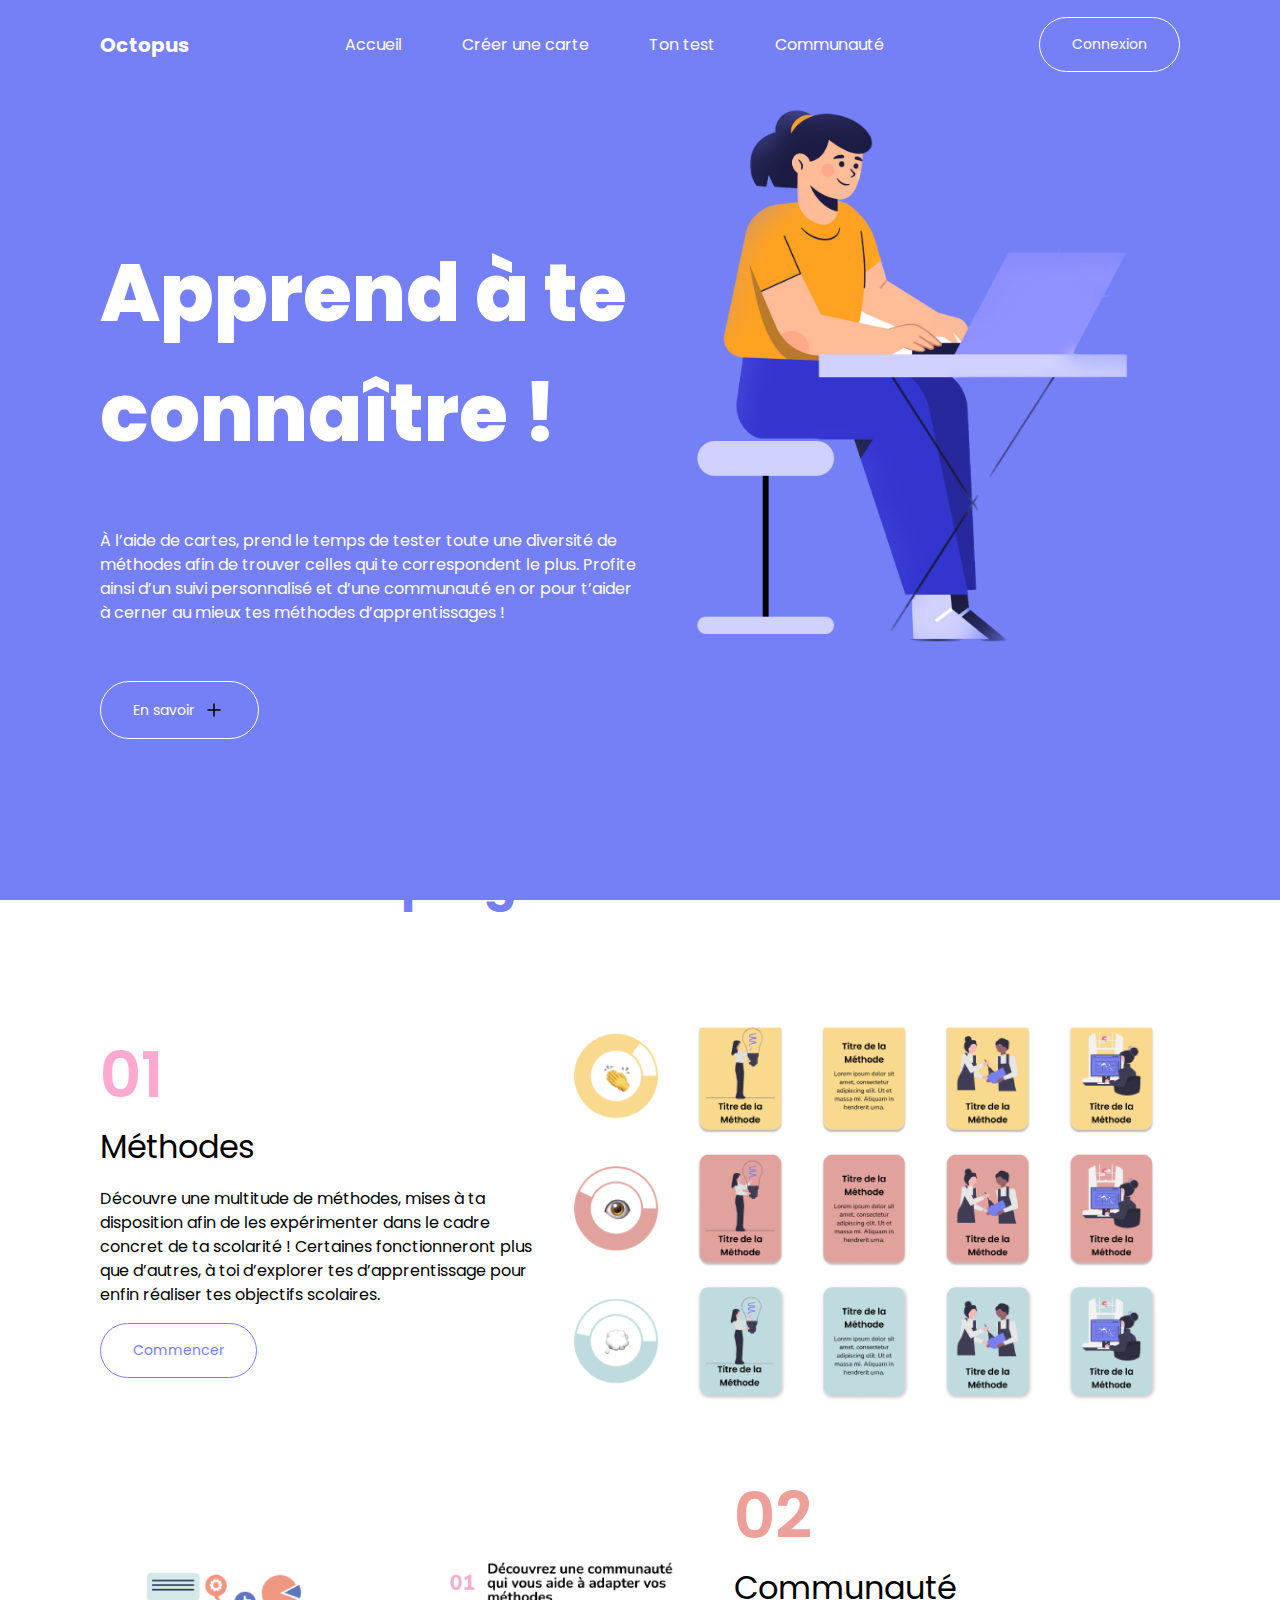
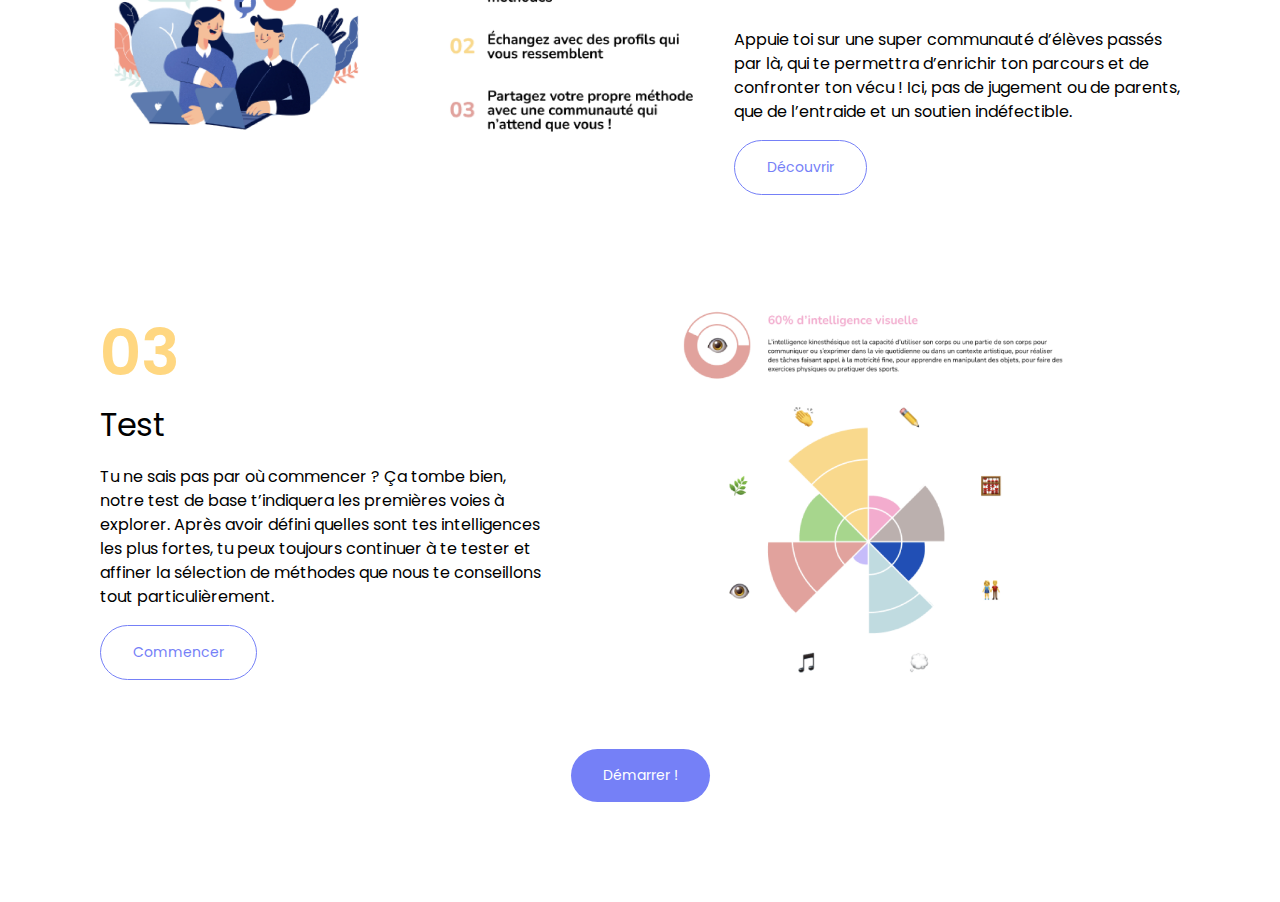
<file: index.html>
<!DOCTYPE html>
<html lang="en">
<head>
    <meta charset="UTF-8">
    <meta http-equiv="X-UA-Compatible" content="IE=edge">
    <meta name="viewport" content="width=device-width, initial-scale=1.0">
    <link rel="stylesheet" href="style.css">
    <link rel="stylesheet" href="style-index.css">
    <title>Octopus</title>
</head>

<body>
    <div class="bg"></div>

    <header>
        <a href="index.html" class="logo-white">Octopus</a>
        <ul class="navbar">
            <li><a href="accueil.html" class="page-white">Accueil</a></li>
            <li><a href="creer_une_nouvelle_carte.html" class="page-white">Créer une carte</a></li>
            <li><a href="podium.html" class="page-white">Ton test</a></li>
            <li><a href="communaute.html" class="page-white">Communauté</a></li>
        </ul>
        <a href="accueil.html" class="button btn-white">Connexion</a>
    </header>

    <main>
        <section class="intro">
            <div>
                <h1>Apprend à te connaître !</h1>
                <p class="p1 intro">À l’aide de cartes, prend le temps de tester toute une diversité de méthodes afin de trouver celles qui te correspondent le plus. Profite ainsi d’un suivi personnalisé et d’une communauté en or pour t’aider à cerner au mieux tes méthodes d’apprentissages !</p>
                <a href="#" class="button btn-white">En savoir<img src="images/plus.svg" alt="" class="icon-xs"></a>
            </div>
            <img src="images/worker.png" alt="illustration d'une personne qui travaille" class="illu">
        </section>

        <h2>Découvre le programme</h2>

        <section>
            <div>
                <p class="numero ling">01</p>
                <h3>Méthodes</h3>
                <p class="p1">Découvre une multitude de méthodes, mises à ta disposition afin de les expérimenter dans le cadre concret de ta scolarité ! 
                Certaines fonctionneront plus que d’autres, à toi d’explorer tes d’apprentissage pour enfin réaliser tes objectifs scolaires.</p>
                <a href="#" class="button btn-secondary">Commencer</a>
            </div>
            <img src="images/screen1.png" alt="capture d'écran des méthodes">
        </section>

        <section>
            <img src="images/screen2.png" alt="capture d'écran de la communauté">
            <div>
                <p class="numero visuel">02</p>
                <h3>Communauté</h3>
                <p class="p1">Appuie toi sur une super communauté d’élèves passés par là, qui te permettra d’enrichir ton parcours et de confronter ton vécu ! 
                Ici, pas de jugement ou de parents, que de l’entraide et un soutien indéfectible.</p>
                <a href="communaute.html" class="button btn-secondary">Découvrir</a>
            </div>
        </section>

        <section>
            <div>
                <p class="numero kine">03</p>
                <h3>Test</h3>
                <p class="p1">Tu ne sais pas par où commencer ? Ça tombe bien, notre test de base t’indiquera les premières voies à explorer. Après avoir défini quelles sont tes intelligences les plus fortes, tu peux toujours continuer à te tester et affiner la sélection de méthodes que nous te conseillons tout particulièrement.</p>
                <a href="podium.html" class="button btn-secondary">Commencer</a>
            </div>
            <img src="images/screen3.png" alt="capture d'écran du test">
        </section>
        <a href="felicitaton.html" class="button btn-primary center">Démarrer !</a>
    </main>

    <footer>
    </footer>

</body>
</html>
</file>
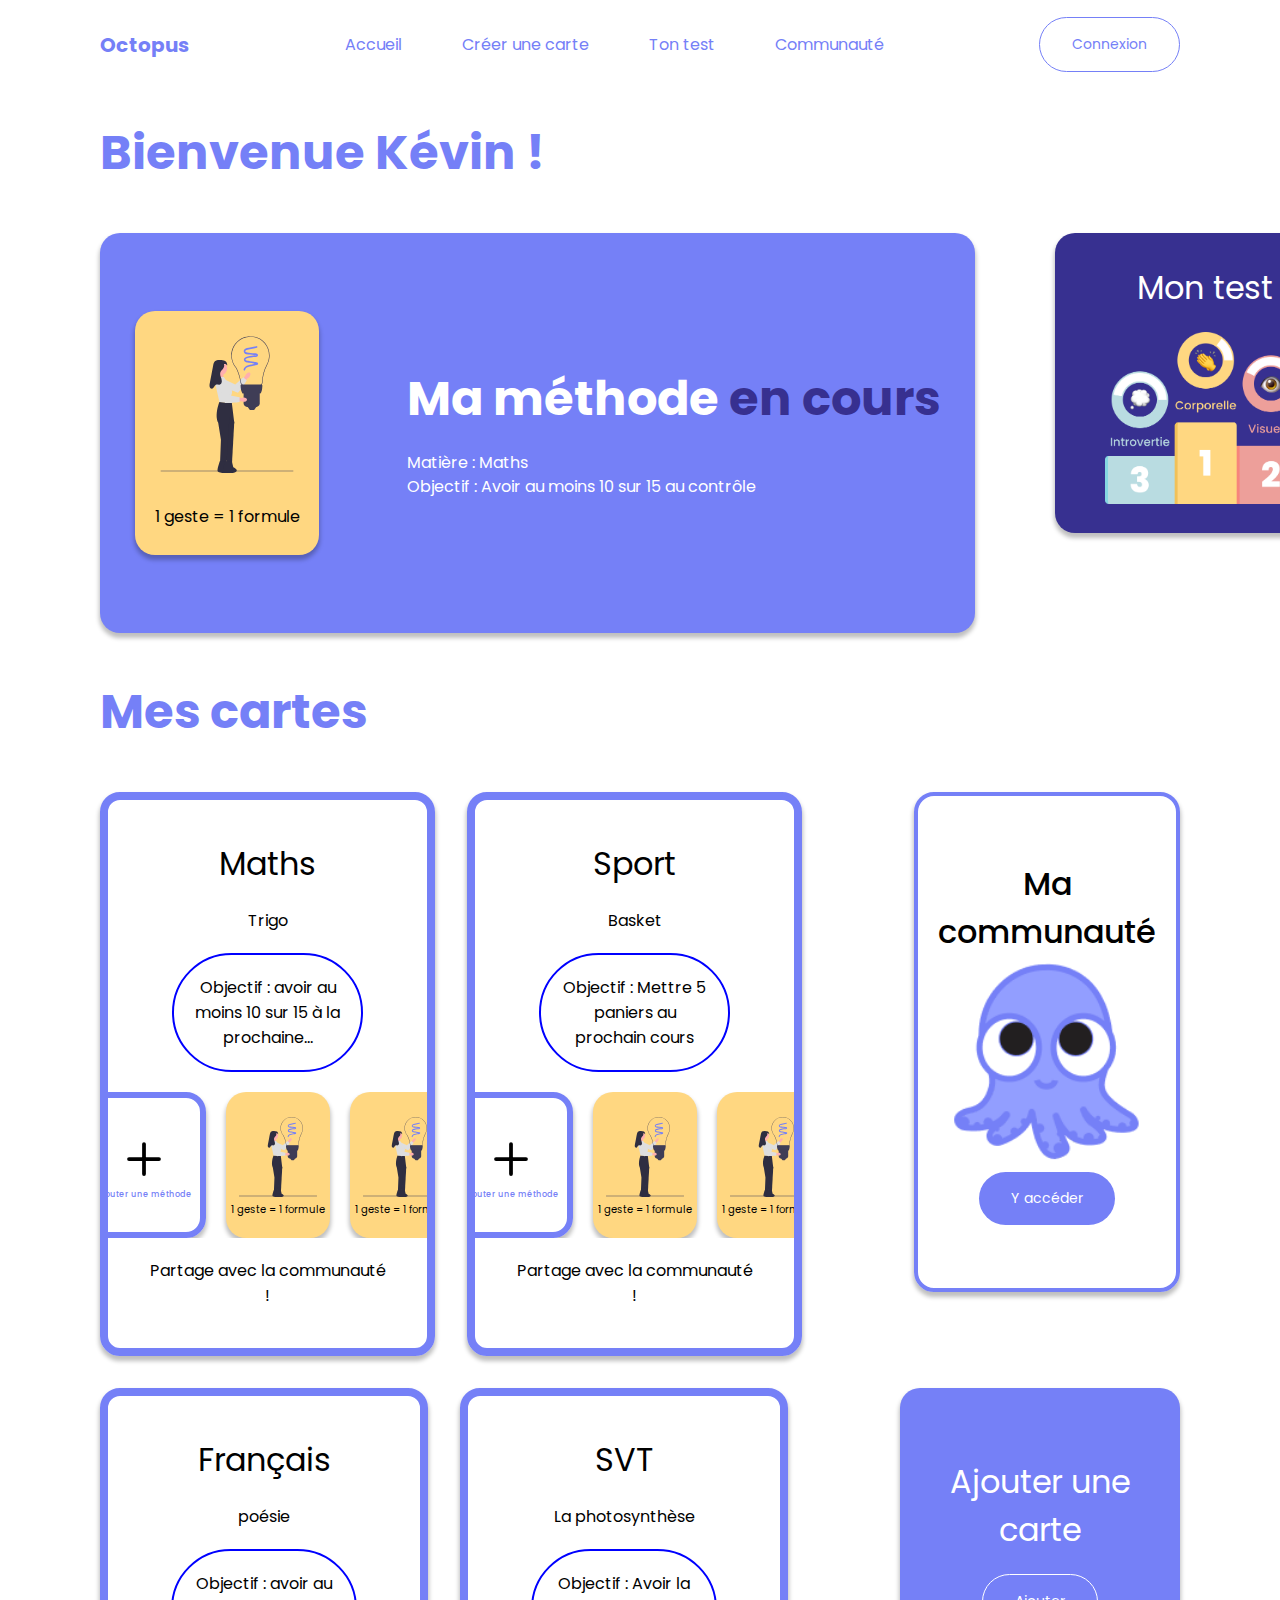
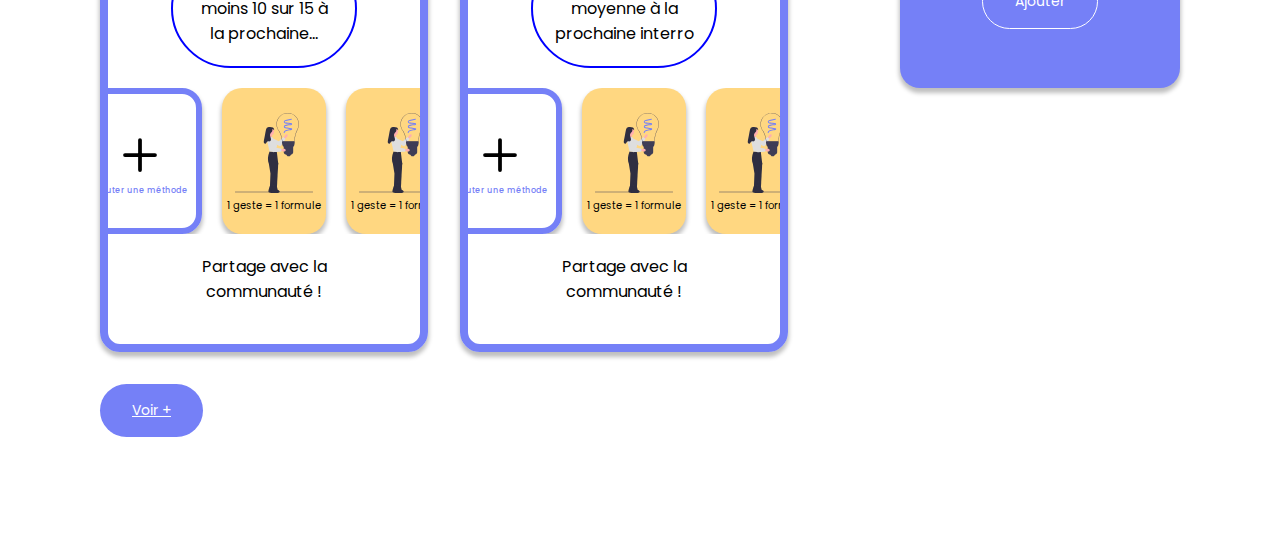
<file: accueil.html>
<!DOCTYPE html>
<html lang="en">
<head>
    <meta charset="UTF-8">
    <meta http-equiv="X-UA-Compatible" content="IE=edge">
    <meta name="viewport" content="width=device-width, initial-scale=1.0">
    <link rel="stylesheet" href="style.css">
    <link rel="stylesheet" href="accueil.css">
    <title>Octopus</title>
</head>

<body>

  <header>
    <a href="index.html" class="logo">Octopus</a>
    <ul class="navbar">
        <li><a href="accueil.html" class="page">Accueil</a></li>
        <li><a href="creer_une_nouvelle_carte.html" class="page">Créer une carte</a></li>
        <li><a href="podium.html" class="page">Ton test</a></li>
        <li><a href="communaute.html" class="page">Communauté</a></li>
    </ul>
    <a href="accueil.html" class="button btn-secondary">Connexion</a>
  </header>
    
    <main>
        <section>
            <div>
                <h2>Bienvenue Kévin !</h2>
            </div>
        </section>
        
    <div class="container">
        <section>
                <div class="blue-rectangle">
                    <div>
                    <section class="cards">
                        <img class="illu-card" src="images/illustration_ampoule.svg" alt="illustar des petites cards">
                        <p>1 geste = 1 formule</p>
                    </section>
                </div>
                    <div>
                        <div class="h2"> <span class="highlight">Ma méthode</span> <span class="highlight2"> en cours </span> </div>
                        <div class="p1">Matière : Maths </div>
                        <div class="p1">Objectif : Avoir au moins 10 sur 15 au contrôle</div>
                    </div>

                </div>
        </section>

        <section>
                <div class="blue-rectangle2">
                    <div>
                        <div class="question">Mon test</div>
                        <img src="images/podium.png" alt="Image supplémentaire" class="additional-image"/>
                    </div>
                </div>
        </section>

    </div>


        <div>
            <h2>Mes cartes</h2>
        </div>        


    <section class="orga-ligne">
        <div class="rectangle2">
            <h3>Maths</h3>
            <p1>Trigo</p1>
            <div class="inner-rectangle">
              <p2>Objectif : avoir au moins 10 sur 15 à la prochaine...</p2>
            </div>

            <div class="carousel-container">
                <div class="carousel-card-wrapper">
                  <div class="carousel-card">
                    <section class="cards2">
                      <img class="illu-card2" src="images/illustration_ampoule.svg" alt="illustar des petites cards">
                      <p1>1 geste = 1 formule</p1>
                    </section>
                    <section class="cards-ajoute">
                      <img class="illu-plus" src="images/plus1.svg" alt="illustar des petites cards">
                      <p1>Ajouter une méthode</p1>
                    </section>                
                    <section class="cards2">
                      <img class="illu-card2" src="images/illustration_ampoule.svg" alt="illustar des petites cards">
                      <p1>1 geste = 1 formule</p1>
                    </section>
                    <section class="cards2">
                      <img class="illu-card2" src="images/illustration_ampoule.svg" alt="illustar des petites cards">
                      <p1>1 geste = 1 formule</p1>
                    </section>
                    <section class="cards2">
                      <img class="illu-card2" src="images/illustration_ampoule.svg" alt="illustar des petites cards">
                      <p1>1 geste = 1 formule</p1>
                    </section>
                  </div>
                </div>
                <button class="carousel-button prev-button">&#8592;</button>
                <button class="carousel-button next-button">&#8594;</button>
              </div>

            <p2>Partage avec la communauté !</p2>
          </div>


          <div class="rectangle2">
            <h3>Sport</h3>
            <p1>Basket</p1>
            <div class="inner-rectangle">
              <p2>Objectif : Mettre 5 paniers au prochain cours</p2>
            </div>

            <div class="carousel-container">
                <div class="carousel-card-wrapper">
                  <div class="carousel-card">
                    <section class="cards2">
                      <img class="illu-card2" src="images/illustration_ampoule.svg" alt="illustar des petites cards">
                      <p1>1 geste = 1 formule</p1>
                    </section>
                    <section class="cards-ajoute">
                      <img class="illu-plus" src="images/plus1.svg" alt="illustar des petites cards">
                      <p1>Ajouter une méthode</p1>
                    </section>   
                    <section class="cards2">
                      <img class="illu-card2" src="images/illustration_ampoule.svg" alt="illustar des petites cards">
                      <p1>1 geste = 1 formule</p1>
                    </section>
                    <section class="cards2">
                      <img class="illu-card2" src="images/illustration_ampoule.svg" alt="illustar des petites cards">
                      <p1>1 geste = 1 formule</p1>
                    </section>
                    <section class="cards2">
                      <img class="illu-card2" src="images/illustration_ampoule.svg" alt="illustar des petites cards">
                      <p1>1 geste = 1 formule</p1>
                    </section>
                  </div>
                </div>
                <button class="carousel-button prev-button">&#8592;</button>
                <button class="carousel-button next-button">&#8594;</button>
              </div>

            <p2>Partage avec la communauté !</p2>
          </div>

          <div class="blue-rectangle3">
            <div class="question1">Ma communauté</div>
            <div>
                <img src="images/Mascotte-yeux-en-lair.png" alt="Image supplémentaire" class="additional-image"/>
            </div>
            <a href="communaute.html" class="button btn-primary">Y accéder </a>
        </div>

    </section>

    <section class="orga-ligne">
        <div class="rectangle2">
            <h3>Français</h3>
            <p1>poésie</p1>
            <div class="inner-rectangle">
              <p2>Objectif : avoir au moins 10 sur 15 à la prochaine...</p2>
            </div>

            <div class="carousel-container">
                <div class="carousel-card-wrapper">
                  <div class="carousel-card">
                    <section class="cards2">
                      <img class="illu-card2" src="images/illustration_ampoule.svg" alt="illustar des petites cards">
                      <p1>1 geste = 1 formule</p1>
                    </section>
                    <section class="cards-ajoute">
                      <img class="illu-plus" src="images/plus1.svg" alt="illustar des petites cards">
                      <p1>Ajouter une méthode</p1>
                    </section>   
                    <section class="cards2">
                      <img class="illu-card2" src="images/illustration_ampoule.svg" alt="illustar des petites cards">
                      <p1>1 geste = 1 formule</p1>
                    </section>
                    <section class="cards2">
                      <img class="illu-card2" src="images/illustration_ampoule.svg" alt="illustar des petites cards">
                      <p1>1 geste = 1 formule</p1>
                    </section>
                    <section class="cards2">
                      <img class="illu-card2" src="images/illustration_ampoule.svg" alt="illustar des petites cards">
                      <p1>1 geste = 1 formule</p1>
                    </section>
                  </div>
                </div>
                <button class="carousel-button prev-button">&#8592;</button>
                <button class="carousel-button next-button">&#8594;</button>
              </div>

            <p2>Partage avec la communauté !</p2>
          </div>


          <div class="rectangle2">
            <h3>SVT</h3>
            <p1>La photosynthèse</p1>
            <div class="inner-rectangle">
              <p2>Objectif : Avoir la moyenne à la prochaine interro</p2>
            </div>

            <div class="carousel-container">
                <div class="carousel-card-wrapper">
                  <div class="carousel-card">

                    <section class="cards2">
                      <img class="illu-card2" src="images/illustration_ampoule.svg" alt="illustar des petites cards">
                      <p1>1 geste = 1 formule</p1>
                    </section>
                    <section class="cards-ajoute">
                      <img class="illu-plus" src="images/plus1.svg" alt="illustar des petites cards">
                      <p1>Ajouter une méthode</p1>
                    </section>   
                    <section class="cards2">
                      <img class="illu-card2" src="images/illustration_ampoule.svg" alt="illustar des petites cards">
                      <p1>1 geste = 1 formule</p1>
                    </section>
                    <section class="cards2">
                      <img class="illu-card2" src="images/illustration_ampoule.svg" alt="illustar des petites cards">
                      <p1>1 geste = 1 formule</p1>
                    </section>

                    <section class="cards2">
                      <img class="illu-card2" src="images/illustration_ampoule.svg" alt="illustar des petites cards">
                      <p1>1 geste = 1 formule</p1>
                    </section>
                  </div>
                </div>
                <button class="carousel-button prev-button">&#8592;</button>
                <button class="carousel-button next-button">&#8594;</button>
              </div>
            <p2>Partage avec la communauté !</p2>
          </div>

          <section>
            <div class="blue-rectangle4">
                <div>
                    <div class="question">Ajouter une carte </div>
                </div>
                <a href="creer_une_nouvelle_carte.html" class="btn-white">Ajouter </a>

            </div>
          </section>
    </section>

    </section>


    </section>

    <div>
        <a href="#" class="btn-primary">Voir +</a>
    </div>



        <!-- Lien aux pages de javascript (la bibliothèque jquery et la page js pour "créer une nouvelle carte")-->
        <script src="jquery-3.7.0.min.js"></script>
        <script src="accueil.js"></script>

    </main>

    <footer>
    </footer>

</body>
</html>
</file>
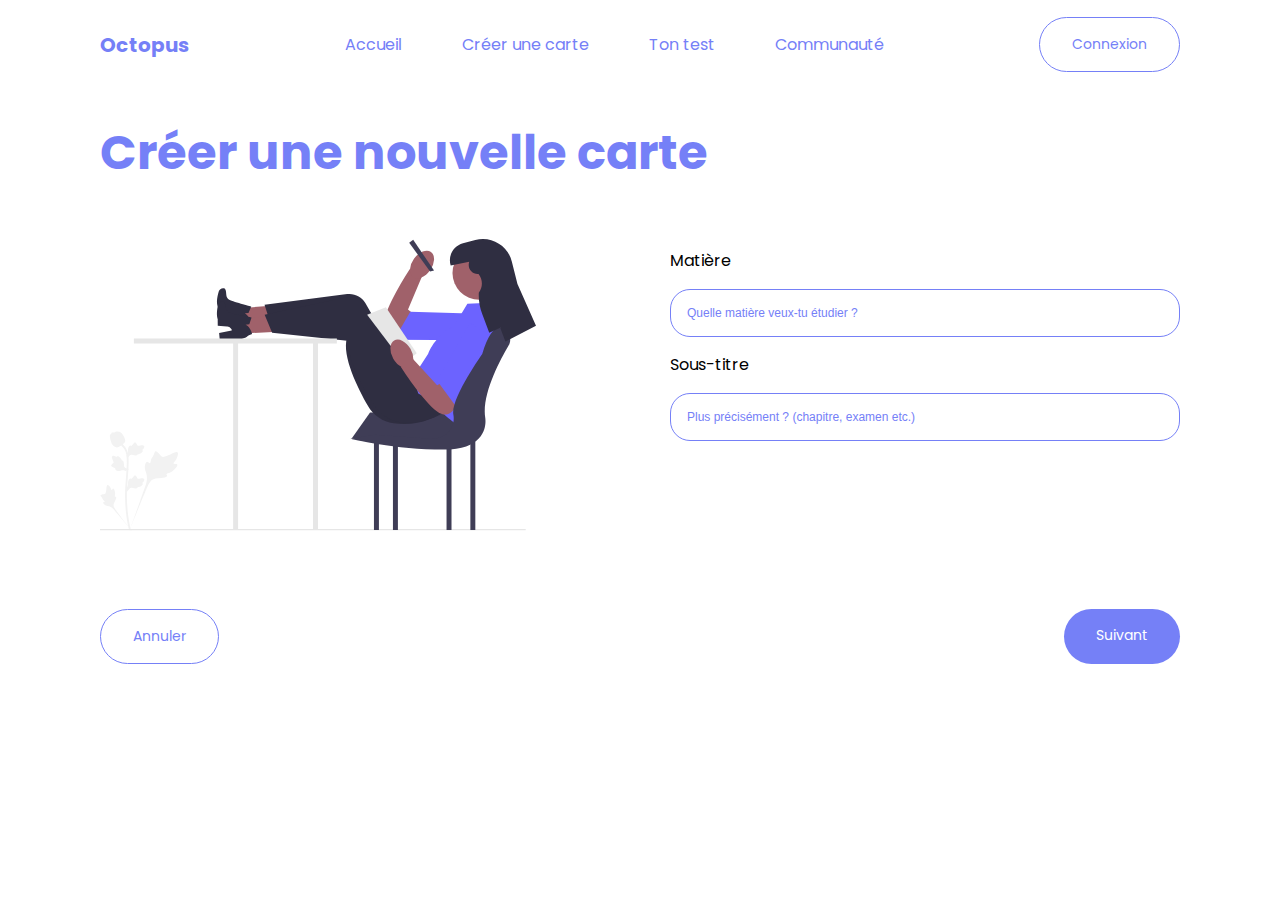
<file: creer_une_nouvelle_carte.html>
<!DOCTYPE html>
<html lang="en">
<head>
    <meta charset="UTF-8">
    <meta http-equiv="X-UA-Compatible" content="IE=edge">
    <meta name="viewport" content="width=device-width, initial-scale=1.0">
    <link rel="stylesheet" href="style.css">
    <link rel="stylesheet" href="style-creer_une_nouvelle_carte.css">
    <title>Octopus</title>
</head>
<main>

    <header>
        <a href="index.html" class="logo">Octopus</a>
        <ul class="navbar">
            <li><a href="accueil.html" class="page">Accueil</a></li>
            <li><a href="creer_une_nouvelle_carte.html" class="page">Créer une carte</a></li>
            <li><a href="podium.html" class="page">Ton test</a></li>
            <li><a href="communaute.html" class="page">Communauté</a></li>
        </ul>
        <a href="accueil.html" class="button btn-secondary">Connexion</a>
      </header>

    <body>
    
        <h2>Créer une nouvelle carte</h2>

        <section class="container">

            <img class="img-column" src="images/illu_creer_une_nouvelle_carte.svg" alt="icon jeune fille assise sur une chaise">
        
            <article class="text-column">
                <p class="p1">Matière</p>
                <label for="matiere"></label>
                <input type="text" id="matiere" name="matiere" value="Quelle matière veux-tu étudier ?" onfocus="effacerTexteDefaut(this)">

                <p class="p1">Sous-titre</p>
                <label for="sous-titre"></label>
                <input type="text" id="sous-titre" name="sous-titre" value="Plus précisément ? (chapitre, examen etc.)" onfocus="effacerTexteDefaut(this)">
            </article>


        </section>
    

    
    
        <!-- Lien aux pages de javascript (la bibliothèque jquery et la page js pour "créer une nouvelle carte")-->
        <script src="jquery-3.7.0.min.js"></script>
        <script src="creer_une_nouvelle_carte.js"></script>

    </body>

    <section class="boutons">
        <a href="#" class="button btn-secondary">Annuler</a>
        <a href="creer_une_nouvelle_carte_2.html" class="button btn-primary">Suivant</a>
    </section>
   
    <footer></footer>

</main>
</html>
</file>
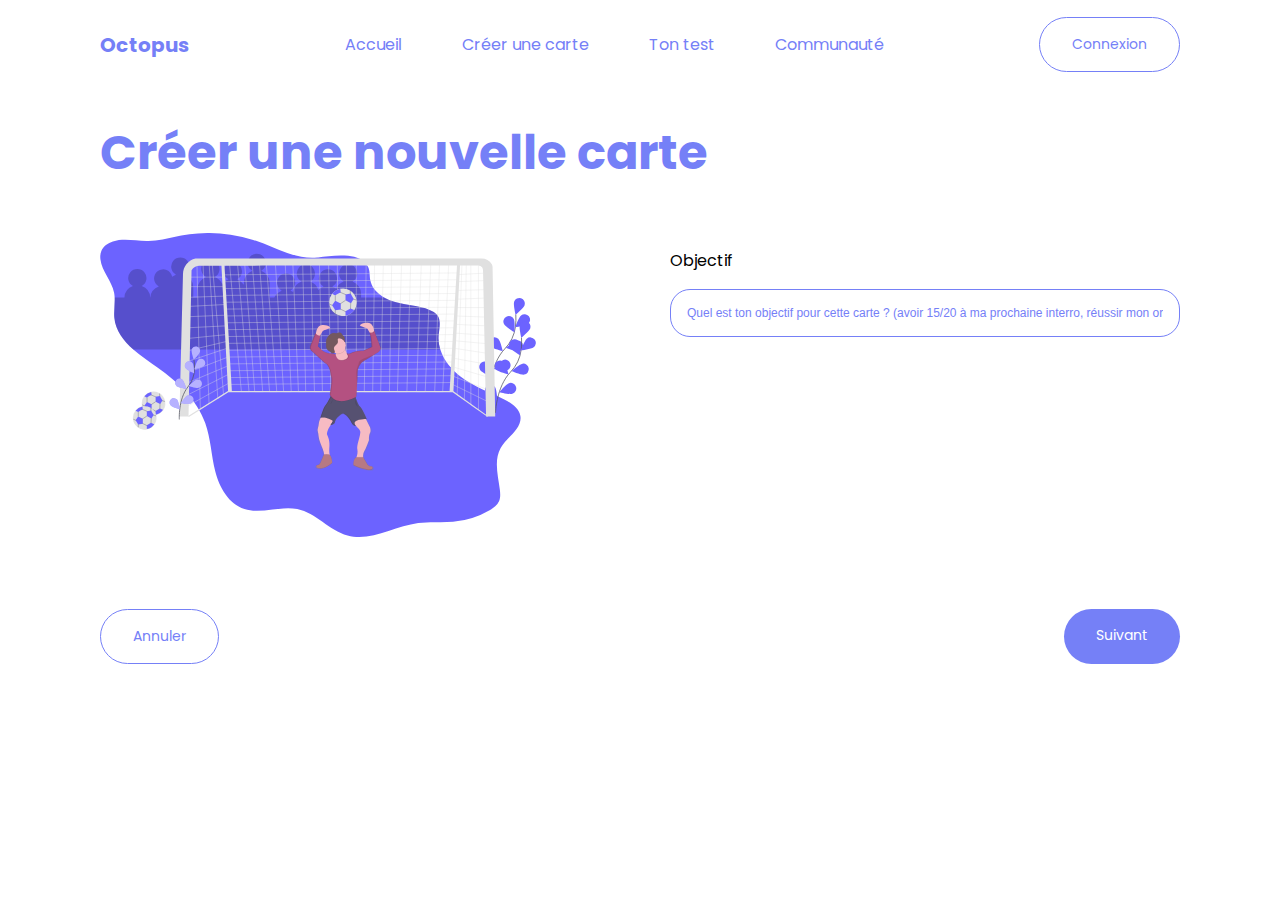
<file: creer_une_nouvelle_carte_2.html>
<!DOCTYPE html>
<html lang="en">
<head>
    <meta charset="UTF-8">
    <meta name="viewport" content="width=device-width, initial-scale=1.0">
    <link rel="stylesheet" href="style.css">
    <link rel="stylesheet" href="style-creer_une_nouvelle_carte.css">
    <title>Octopus</title>
</head>
<main>

    <header>
        <a href="index.html" class="logo">Octopus</a>
        <ul class="navbar">
            <li><a href="accueil.html" class="page">Accueil</a></li>
            <li><a href="creer_une_nouvelle_carte.html" class="page">Créer une carte</a></li>
            <li><a href="podium.html" class="page">Ton test</a></li>
            <li><a href="communaute.html" class="page">Communauté</a></li>
        </ul>
        <a href="accueil.html" class="button btn-secondary">Connexion</a>
      </header>

    <body>
    
        <h2>Créer une nouvelle carte</h2>

        <section class="container">

            <img class="img-column" src="images/illu_creer_une_nouvelle_carte_2.svg" alt="illustration goal">
        
            <article class="text-column">

                <p class="p1">Objectif</p>
                <label for="Objectif"></label>
                <input type="text" id="objectif" name="objectif" value="Quel est ton objectif pour cette carte ? (avoir 15/20 à ma prochaine interro, réussir mon oral d’anglais etc.)" onfocus="effacerTexteDefaut(this)">

            </article>
        


        </section>
    

    
    
        <!-- Lien aux pages de javascript (la bibliothèque jquery et la page js pour "créer une nouvelle carte")-->
        <script src="jquery-3.7.0.min.js"></script>
        <script src="creer_une_nouvelle_carte.js"></script>

    </body>

    <section class="boutons">
        <a href="#" class="button btn-secondary">Annuler</a>
        <a href="creer_une_nouvelle_page_3.html" class="button btn-primary">Suivant</a>
    </section>
    
</main>

</html>
</file>
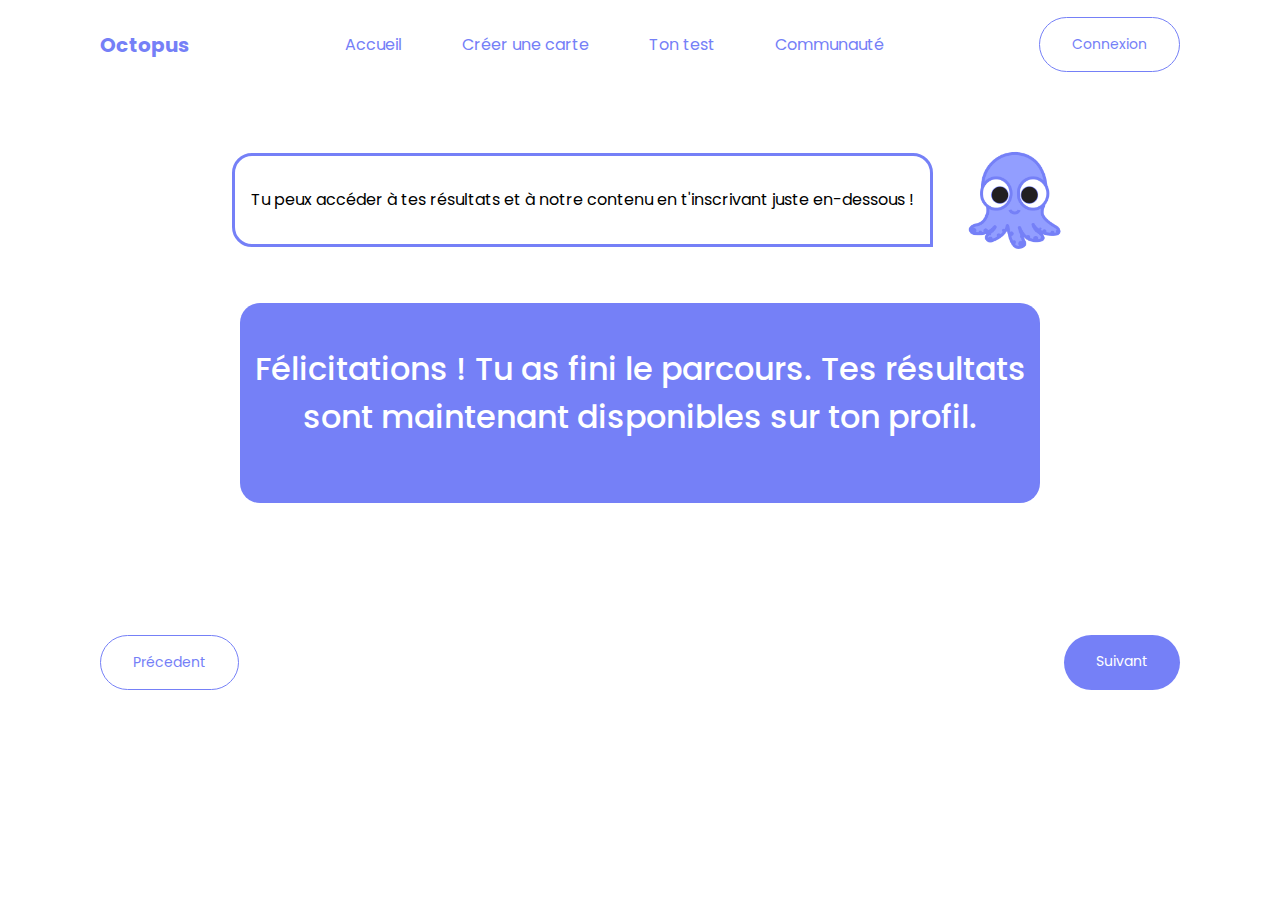
<file: felicitaton.html>
<!DOCTYPE html>
<html lang="en">
<head>
    <meta charset="UTF-8">
    <meta http-equiv="X-UA-Compatible" content="IE=edge">
    <meta name="viewport" content="width=device-width, initial-scale=1.0">
    <link rel="stylesheet" href="style.css">
    <link rel="stylesheet" href="felicitation.css">
    <title>Octopus</title>
</head>

<body>

    <header>
        <a href="index.html" class="logo">Octopus</a>
        <ul class="navbar">
            <li><a href="accueil.html" class="page">Accueil</a></li>
            <li><a href="creer_une_nouvelle_carte.html" class="page">Créer une carte</a></li>
            <li><a href="podium.html" class="page">Ton test</a></li>
            <li><a href="communaute.html" class="page">Communauté</a></li>
        </ul>
        <a href="accueil.html" class="button btn-secondary">Connexion</a>
      </header>
    
    <main>
        <section class="centrer">
            <div class="container">
                <div class="rectangle">
                    <p class="p1">Tu peux accéder à tes résultats et à notre contenu en t'inscrivant juste en-dessous !</p>
                </div>
                <img src="images/Mascotte.png" alt="Image" class="image" />
            </div>

            <div class="blue-rectangle">
                <p class="question">
                    Félicitations ! Tu as fini le parcours. Tes résultats sont maintenant disponibles sur ton profil.
                </p>
            </div>

        </section>
    
        <section class="boutons">
            <a class="button btn-secondary" href="">Précedent</a>
            <a class="button btn-primary" href="podium.html">Suivant</a>
        </section>
    

    </main>

    <footer>
    </footer>

</body>
</html>
</file>
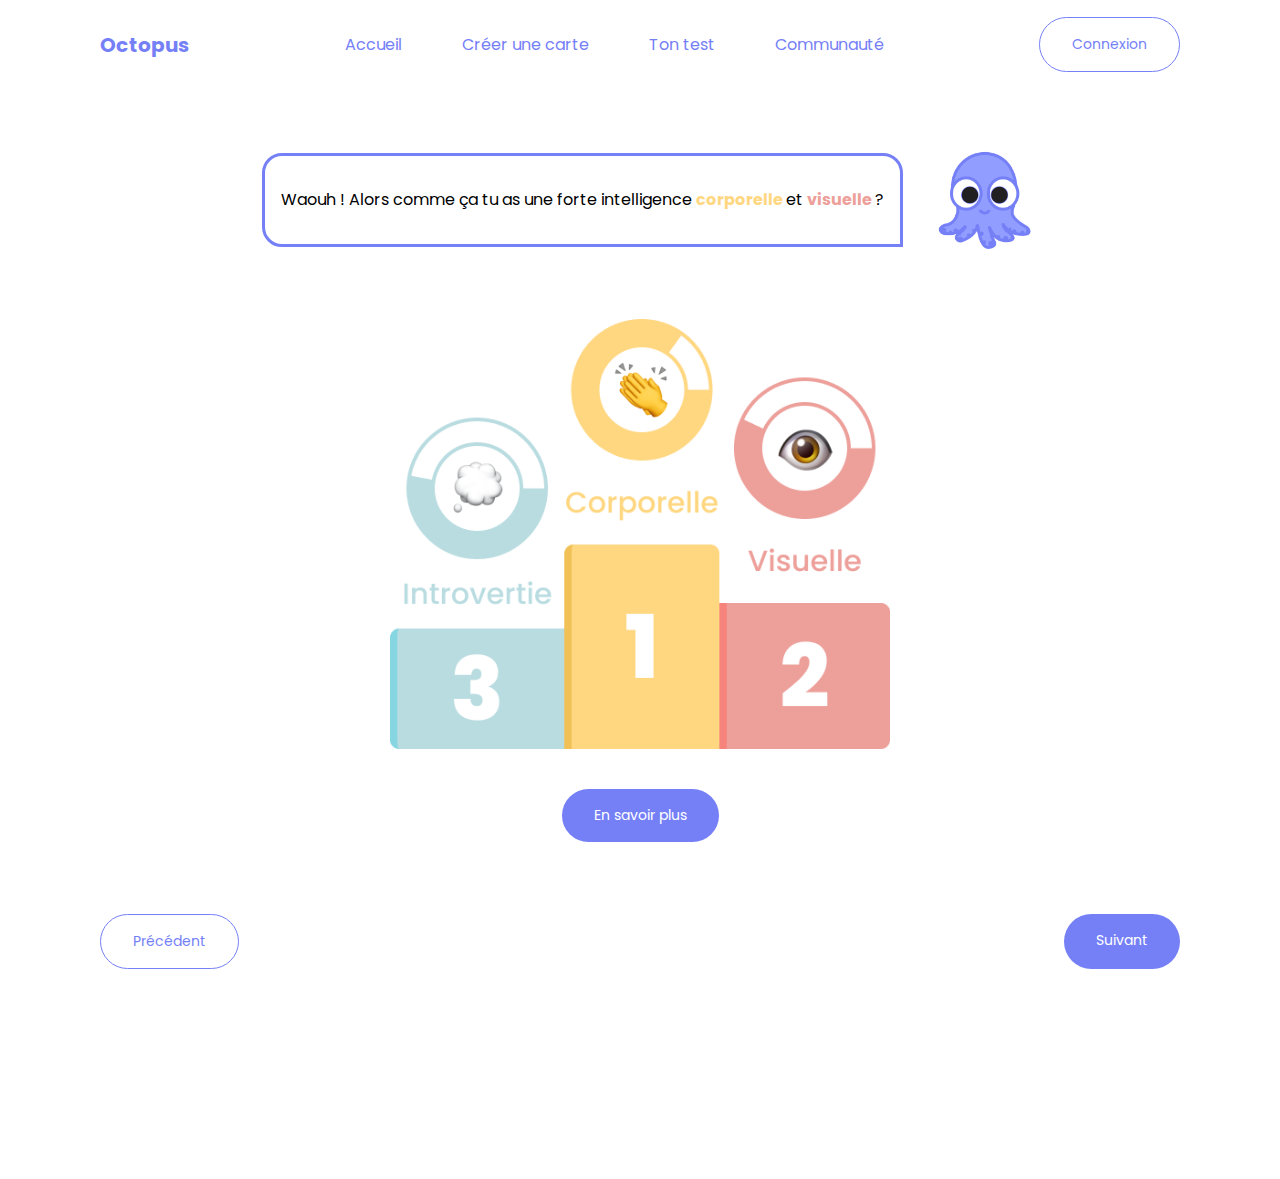
<file: podium.html>
<!DOCTYPE html>
<html lang="en">
<head>
    <meta charset="UTF-8">
    <meta http-equiv="X-UA-Compatible" content="IE=edge">
    <meta name="viewport" content="width=device-width, initial-scale=1.0">
    <link rel="stylesheet" href="style.css">
    <link rel="stylesheet" href="podium.css">
    <title>Octopus</title>
</head>

<body>

    <header>
        <a href="index.html" class="logo">Octopus</a>
        <ul class="navbar">
            <li><a href="accueil.html" class="page">Accueil</a></li>
            <li><a href="creer_une_nouvelle_carte.html" class="page">Créer une carte</a></li>
            <li><a href="podium.html" class="page">Ton test</a></li>
            <li><a href="communaute.html" class="page">Communauté</a></li>
        </ul>
        <a href="accueil.html" class="button btn-secondary">Connexion</a>
      </header>
    
    <main>
    <section class="centrer">
        <div class="container">
            <div class="rectangle">
                <p class="p1">Waouh ! Alors comme ça tu as une forte intelligence <strong class="kine"> corporelle </strong> et <strong class="visuel"> visuelle </strong> ?</p>
            </div>
            <img src="images/Mascotte.png" alt="Image" class="image" />
        </div>
        <div class="container">
            <img src="images/podium.png" alt="Image supplémentaire" class="additional-image"/>
        </div>
        <a href="#" class="button btn-primary">En savoir plus</a>
    </section>

    <section class="boutons">
        <a href="#" class="button btn-secondary">Précédent</a>
        <a href="creer_une_nouvelle_carte.html" class="button btn-primary">Suivant</a>
    </section>

    </main>

    <footer>
    </footer>

</body>
</html>
</file>
<file: style.css>
@import url(https://fonts.bunny.net/css?family=poppins:100,200,200i,400,600,700,800,900);

/*style commun à toutes les pages (en gros -> Design system)*/

:root{
    /*couleurs*/
    --primary: #7580F7;
    --seconday: #373090;
    --rose-linguistique: #FFA8D0;
    --jaune-kine: #FFD781;
    --vert-naturaliste: #9AD785;
    --rouge-visuel: #ED9F9A;
    --mauve-logico: #BDAFAE;
    --bleu-intra: #B9DCE1;
    --violet-musique: #C9BBFF;
    --bleu-inter: #72A9F8;
    --neutre-00: #FFFF;
    --neutre-100: #000;
    --secondary-10: #BEC4FF;
}

html {
    box-sizing: border-box;
  }
  *,
  *:before,
  *:after {
    box-sizing: inherit;
}

body {
    margin: 0 100px 100px;
    background-color: var(--neutre-00);
    font-family: Poppins, sans-serif;
    color: var(--neutre-100);
}

main{
    display: flex;
    flex-direction: column;
}


/*textes*/
h1{
    font-size: 5rem;
    font-weight: 800;
    margin: 0;
}

h2{
    font-weight: 700;
    font-size: 3rem;
    line-height: 5rem;
    color: var(--primary);
}

h3{
    font-weight: 400;
    font-size: 2rem;
    line-height: 3rem;
    margin: 0;
}

p{
    font-weight: 400;
}

.p1{
    font-size: 1rem;
    line-height: 1.5rem;
}

.p1-bold{
    font-weight: 600;
    font-size: 1rem;
    line-height: 1.5rem;
}

.p2{
    font-size: .75rem;
    line-height: 18px;
}

.octopus{
    font-size: 20px;
}

.octopus-bold{
    font-weight: 600;
    font-size: 20px;
}

.numero{
    font-weight: 600;
    font-size: 4rem;
    line-height: 6rem;
    margin: 0;
}

.question{
    font-weight: 500;
    font-size: 2rem;
}


/*mises en avant des textes par la couleur*/
.primary{
    color: var(--primary);
}

.kine{
    color: var(--jaune-kine);
}

.intra{
    color: var(--bleu-intra);
}

.inter{
    color: var(--bleu-inter);
}

.logico{
    color: var(--mauve-logico);
}

.ling{
    color: var(--rose-linguistique);
}

.visuel{
    color: var(--rouge-visuel);
}

.naturalist{
    color: var(--vert-naturaliste);
}

.musique{
    color: var(--violet-musique);
}

.black{
    color: var(--neutre-100);
}

.white{
    color: var(--neutre-00);
}


/*boutons*/
.button{
    width: fit-content;
    display: flex;
    justify-content: center;
    align-items: center;
    padding: 1rem 2rem;
    border-radius: 100px;
    gap: .5rem;
    font-size: 14px;
    text-decoration: none;
}

.btn-primary{
    display: inline-block;
    border-radius: 1000rem;
    background-color: var(--primary);
    border: none;
    color: var(--neutre-00);
    padding: 1rem 2rem;
    border-radius: 100px;
    gap: .5rem;
    font-size: 14px;
}

.btn-primary a{
    color: var(--neutre-00);
    text-decoration: none;
}

.btn-primary:hover{
    cursor: pointer;
    background-color: var(--secondary-10);
    transition: all 0.5sec ease-in-out;
}

.btn-secondary{
    background-color: var(--neutre-00);
    border: 1px solid var(--primary);
    color: var(--primary);
}

.btn-secondary a{
    color: var(--primary);
    text-decoration: none;
}

.btn-secondary:hover{
    cursor: pointer;
    color: var(--secondary-10);
    transition: all 0.5sec ease-in-out;
    border: 1px solid var(--secondary-10);
}

.btn-white{
    width: fit-content;
    display: flex;
    justify-content: center;
    align-items: center;
    padding: 1rem 2rem;
    border-radius: 100px;
    gap: .5rem;
    font-size: 14px;
    text-decoration: none;
    background-color: var(--primary);
    border: 1px solid var(--neutre-00);
    color: var(--neutre-00);
}

.btn-white a{
    color: var(--neutre-00);
    text-decoration: none;
}

.btn-white:hover{
    color: var(--secondary-10);
    border: 1px solid var(--secondary-10);
    transition: all 0.5sec ease-in-out;
}

.boutons{
    display: flex;
    justify-content: space-between;
    margin-top: 72px;
    margin-bottom: 110px;
}


/*input*/
input{
    border: 1px solid var(--primary);
    border-radius: 20px;
    width: 100%;
    height: fit-content;
    padding: 1rem;
    font-size: 12px;
    color: var(--primary);
}

.border-transparent{
    border: transparent;
}


/*images*/
.icon{
    width: auto;
}

.icon-xs{
    width: 24px;
    color: var(--neutre-00);
}

.icon-s{
    width: 30px;
    align-self: center;
}

.icon-big{
    height: 100px;
}


/*barre de navigation primary a personaliser*/
header{
    margin-top: 1rem;
    display: flex;
    justify-content: space-between;
    align-items: center;
    background-color: transparent;
}

.navbar{
    display: flex;
    list-style: none;
    align-items: center;
    gap: 60px;
    padding: 0;
}

.page{
    text-decoration: none;
    color: var(--primary);
}

.page-white{
    text-decoration: none;
    color: var(--neutre-00);
}

.page:hover, .page-white:hover{
    color: var(--secondary-10);
}

.logo {
    font-weight: bold;
    font-size: 20px;
    color: var(--primary);
    text-decoration: none;
}

.logo-white {
    font-weight: bold;
    font-size: 20px;
    color: var(--neutre-00);
    text-decoration: none;
}

/*mascotte et bulle*/
.mascotte-bulle{
    display: flex;
    align-items: center;
    margin-bottom: 40px;
    align-self: center;
}

.bulle{
    background-color: transparent;
    border: 3px solid var(--primary);
    padding: 1rem;
    margin: 1rem;
    display: inline-block;
    border-radius: 20px 20px 0 20px;
    width: 50rem;
}

.bg-white{
    background-color: var(--neutre-00);
}

.mascotte{
    margin-left: 16px;
    width: 100px;
    height: auto;
}

/*Mascotte
.Mascotte_et_bulle{
    display: flex;
    flex-direction: row;
    justify-content: center;
    gap: 8px;
    width: auto;
    height: 175px;
}

.bulle_Mascotte{
    display: flex;
    flex-direction: row;
    justify-self: center;
    align-self: center;
    gap: 16px;
    max-width: 671px;
    max-height: 112px;


    border: 3px solid #7580F7;
    border-radius: 20px 20px 0px 20px;

    padding-left: 16px;
    padding-right: 16px;
}*/

/*cartes*/
.cards{
    display: flex;
    flex-direction: column;
    justify-content: center;
    align-items: center;
    border: 20px;
    padding: 10px;
    width: 184px;
    height: 244px;
    box-shadow: 0px 4px 4px 1px rgba(0, 0, 0, 0.25);
    border-radius: 20px;
    background-color: var(--back);
    margin-right: 88px;
    background:#FFD781
}

.illu-card{
    width: 164px;
    height: 170px;
    padding-left: 12px;
    padding-right: 12px;
}
</file>
<file: style-index.css>
/*Style pour la page index*/

main{
    display: flex;
    flex-direction: column;
    gap: 4rem;
}

h1{
    color:var(--neutre-00);
    margin-top: 10rem;
}

.intro{
    display: flex;
    gap: 2rem;
    color: var(--neutre-00);
}

.intro div{
    display: flex;
    flex-direction: column;
    gap: 40px;
}

.illu{
    width: 40vw;
    height: 100%;
}

section{
    display: grid;
    grid-template-columns: 1fr 1fr;
    gap: 1rem;
}

/*fond violet pour le haut*/
.bg{ 
    background-color: var(--primary);
    width: 100vw;
    height: 100vh;
    position: absolute;
    top: 0;
    left: 0;
    z-index: -1;
}

.center{
    align-self: center;
}

img{
    width: 618px;
}
</file>
<file: accueil.css>
/*code*/

.container {
  display: flex;
}
/* ma méthode en cours*/
.blue-rectangle {
  width: 875px;
  height: 400px;
  background-color:var(--primary);
  border-radius: 20px; 
  display: flex;
  justify-content: center;
  align-items: center;
  padding: 0px;  
  box-shadow: 0px 4px 4px 1px rgba(0, 0, 0, 0.25);
}
.p1 {
    color: var(--neutre-00);
}
.h2 {
  margin-bottom: 20px;
  font-weight: 700;
  font-size: 3rem;
  line-height: 4rem;
  }
  
.highlight {
  color: var(--neutre-00);
}
.highlight2 {
  color: var(--seconday);
}
.cards{
  display: flex;
  flex-direction: column;
  justify-content: center;
  align-items: center;
  border: 20px;
  padding: 10px;
  width: 184px;
  height: 244px;
  box-shadow: 0px 4px 4px 1px rgba(0, 0, 0, 0.25);
  border-radius: 20px;
  background-color: var(--back);
  margin-right: 88px;
  background:#FFD781
}
.illu-card{
  width: 164px;
  height: 224px;
  padding-left: 12px;
  padding-right: 12px;
}
/* mon test */
.blue-rectangle2 {
  width: 300px;
  height: 300px;
  background-color:var(--seconday);
  border-radius: 20px; 
  display: flex;
  justify-content: center;
  align-items: center;
  margin-left: 80px ;
  box-shadow: 0px 4px 4px 1px rgba(0, 0, 0, 0.25);
}
.additional-image {
  width: 200px;
  height: auto;
}
.question{
    color: var(--neutre-00);
    text-align: center;
    margin: 0;
    margin-bottom: 20px ;
}
/* card francais  */
.rectangle2 {
  width: 422px;
  height: auto;
  padding: 40px;
  border: 8px solid var(--primary);
  border-radius: 20px;
  text-align: center;
  display: flex;
  flex-direction: column;
  justify-content: center;
  align-items: center;
  gap: 20px;
  overflow: hidden;
  box-shadow: 0px 4px 4px 1px rgba(0, 0, 0, 0.25);
}

.inner-rectangle {
  width: 80%;
  height: auto;
  background-color: transparent;
  border: 2px solid blue;
  border-radius: 80px;
  padding: 20px;
}

.carousel-card-wrapper {
  overflow-x: scroll;
  white-space: nowrap;
}

.carousel-card {
  display: inline-flex;
  gap: 20px;
  transition: transform 0.5s ease-in-out;
}

.cards2 {
  display: flex;
  flex-direction: column;
  justify-content: center;
  align-items: center;
  padding: 20px;
  width: 104px;
  height: 146px;
  box-shadow: 0px 4px 4px 1px rgba(0, 0, 0, 0.25);
  border-radius: 20px;
  background-color: transparent;
  background: #FFD781;
}

.illu-card2 {
  width: 82px;
  height: 112px;
}
 

.carousel-container {
  position: relative;
}

.carousel-card-wrapper {
  overflow: hidden;
  white-space: nowrap;
}

.carousel-card {
  display: flex;
  gap: 20px;
  transition: transform 0.5s ease-in-out;
}

.carousel-button {
  position: absolute;
  top: 50%;
  transform: translateY(-100%);
  width: 40px;
  height: 40px;
  background: transparent;
  border: none;
  font-size: 24px;
  color: #000;
  cursor: pointer;
}

.prev-button {
  left: 100px;
}

.next-button {
  right: 100px;
}
.cards2 p1 {
  font-size: 10px;
}
/* mes cartes oragnisation */
.orga-ligne {
  display: flex;
  gap: 32px;
  margin-bottom: 32px;
}
/* la communauté */
.blue-rectangle3 {
width: 300px;
height: 500px;
background-color:transparent;
border-radius: 20px; 
border: 4px solid var(--primary);
display: flex;
flex-direction: column;
justify-content: center;
align-items: center;
margin-left: 80px ;
padding: 20px;
box-shadow: 0px 4px 4px 1px rgba(0, 0, 0, 0.25);

}
.question1{
font-weight: 500;
font-size: 2rem;
text-align: center;
}
/*ajouter une carte*/
.blue-rectangle4 {
width: 280px;
height: 300px;
background-color:var(--primary);
border-radius: 20px; 
display: flex;
flex-direction: column;
justify-content: center;
align-items: center;
margin-left: 80px ;
box-shadow: 0px 4px 4px 1px rgba(0, 0, 0, 0.25);
}
.question{
font-weight: 400;
font-size: 2rem;
color: var(--neutre-00);
text-align: center;
margin: 10px;
margin-bottom: 20px ;
}
.cards-ajoute {
display: flex;
flex-direction: column;
justify-content: center;
align-items: center;
padding: 10px;
width: 124px;
height: 146px;
box-shadow: 0px 4px 4px 1px rgba(0, 0, 0, 0.25);
border-radius: 20px;
background-color: transparent;
background:transparent;
border: 6px solid var(--primary);
}  
.illu-plus {
width: 60px;
height: 60px;
}
.cards-ajoute p1 {
color: var(--primary);
text-align: center;
font-weight: 500;
font-size: 0.5rem;
}
</file>
<file: style-creer_une_nouvelle_carte.css>
.container {
    display: flex;
  }
  
.image-column, .text-column {
    flex: 1;
  }

img{
  width: 436px;
  height: 304px;
}

.text-column {
    flex: 1;
    margin-left: 134px; 
  }
  
.image-column img {
    max-width: 100%;
    height: auto;
  }

.boutons{
    display: flex;
    justify-content: space-between;
    margin-top: 72px;
    margin-bottom: 110px;
}
</file>
<file: felicitation.css>
main{
    margin-top: 4rem;
}

.container {
    display: flex;
}


.centrer {
    display: flex;
    flex-direction: column;
    align-items: center;
  }
  

.container {
    display: flex;
    align-items: center;
    margin-bottom: 40px;
}

.rectangle {
    background-color: transparent;
    border: 3px solid var(--primary);
    padding: 16px;
    margin: 16px;
    display: inline-block;
    border-top-left-radius: 20px; /* Coin supérieur gauche */
    border-top-right-radius: 20px; /* Coin supérieur droit */
    border-bottom-right-radius: 0px; /* Coin inférieur droit */
    border-bottom-left-radius: 20px; /* Coin inférieur gauche */
}


.btn-primary{
    background-color: var(--primary);
    border: none;
    color: var(--neutre-00);
}

.boutons{
    display: flex;
    justify-content: space-between;
    margin-top: 72px;
    margin-bottom: 110px;
}

.blue-rectangle {
    width: 800px;
    height: 200px;
    background-color:var(--primary);
    border-radius: 20px;
    display: flex;
    flex-direction: column;
    align-items: center;
    margin-bottom: 60px;
    padding: 10px;

  }

.question {
    color: var(--neutre-00);
    text-align: center;
}


.image {
    margin-left: 16px;
    width: 100px; /* Ajuste la taille de l'image */
    height: auto;
}
</file>
<file: podium.css>
main{
    margin-top: 4rem;
}

.centrer {
    display: flex;
    flex-direction: column;
    align-items: center;
}

.container {
    display: flex;
    align-items: center;
    margin-bottom: 40px;
}

.rectangle {
    background-color: transparent;
    border: 3px solid var(--primary);
    padding: 16px;
    margin: 16px;
    display: inline-block;
    border-top-left-radius: 20px; /* Coin supérieur gauche */
    border-top-right-radius: 20px; /* Coin supérieur droit */
    border-bottom-right-radius: 0px; /* Coin inférieur droit */
    border-bottom-left-radius: 20px; /* Coin inférieur gauche */
}


.image {
    margin-left: 16px;
    width: 100px; /* Ajuste la taille de l'image */
    height: auto;
}

.additional-image {
    margin-top: 16px;
    width: 500px;
    height: auto;
}
</file>
